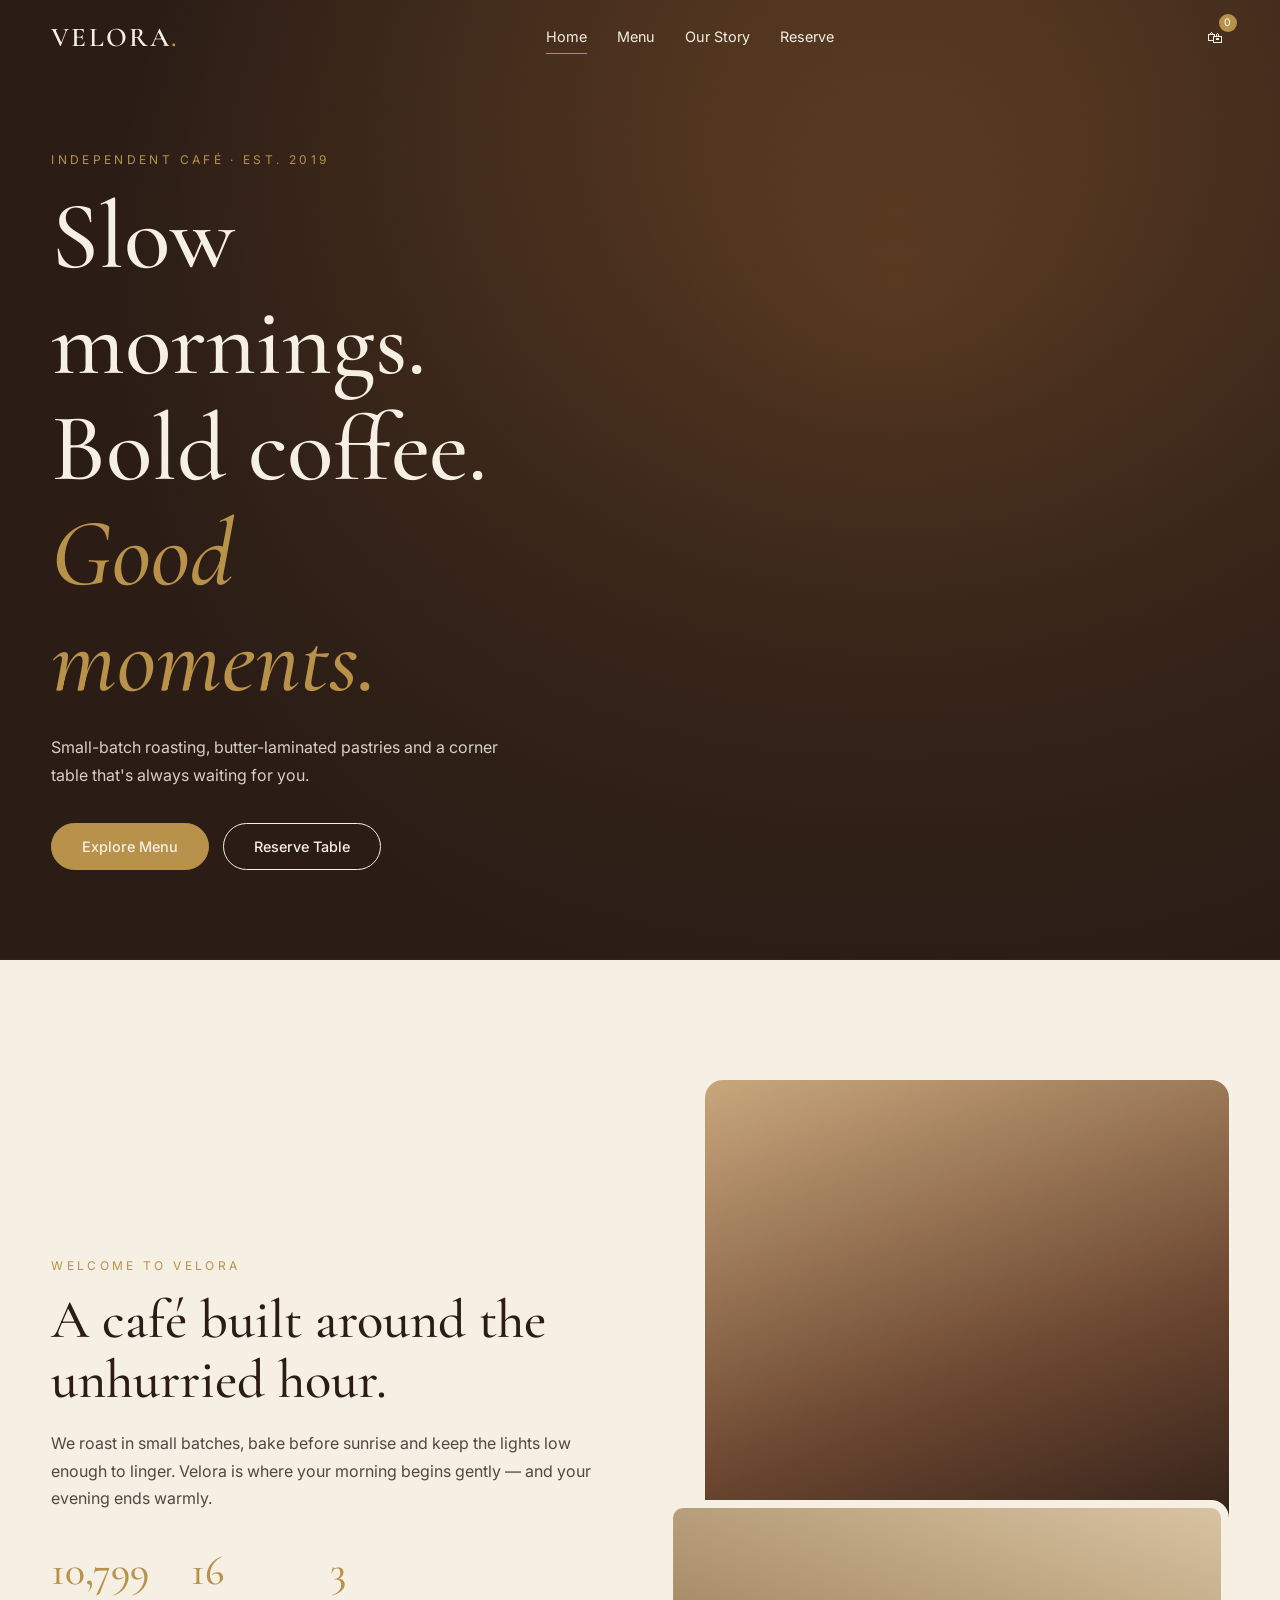
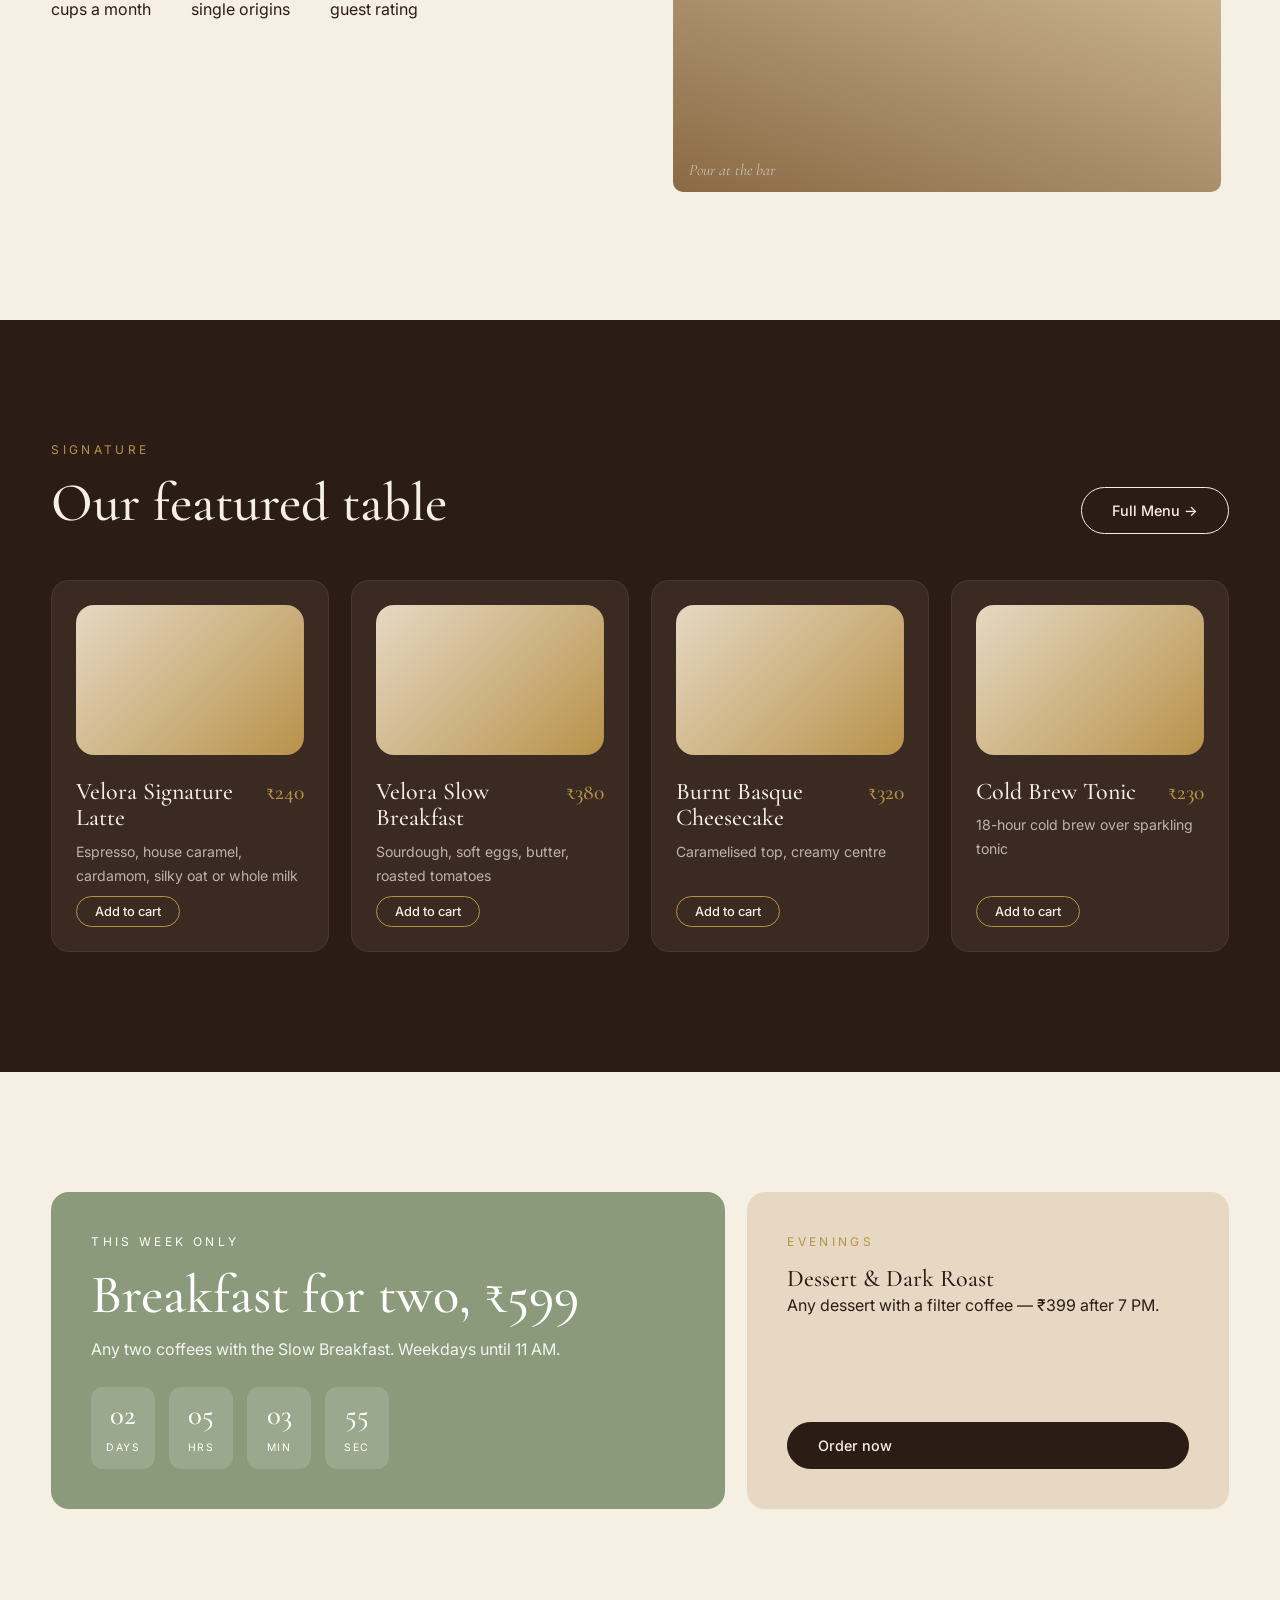
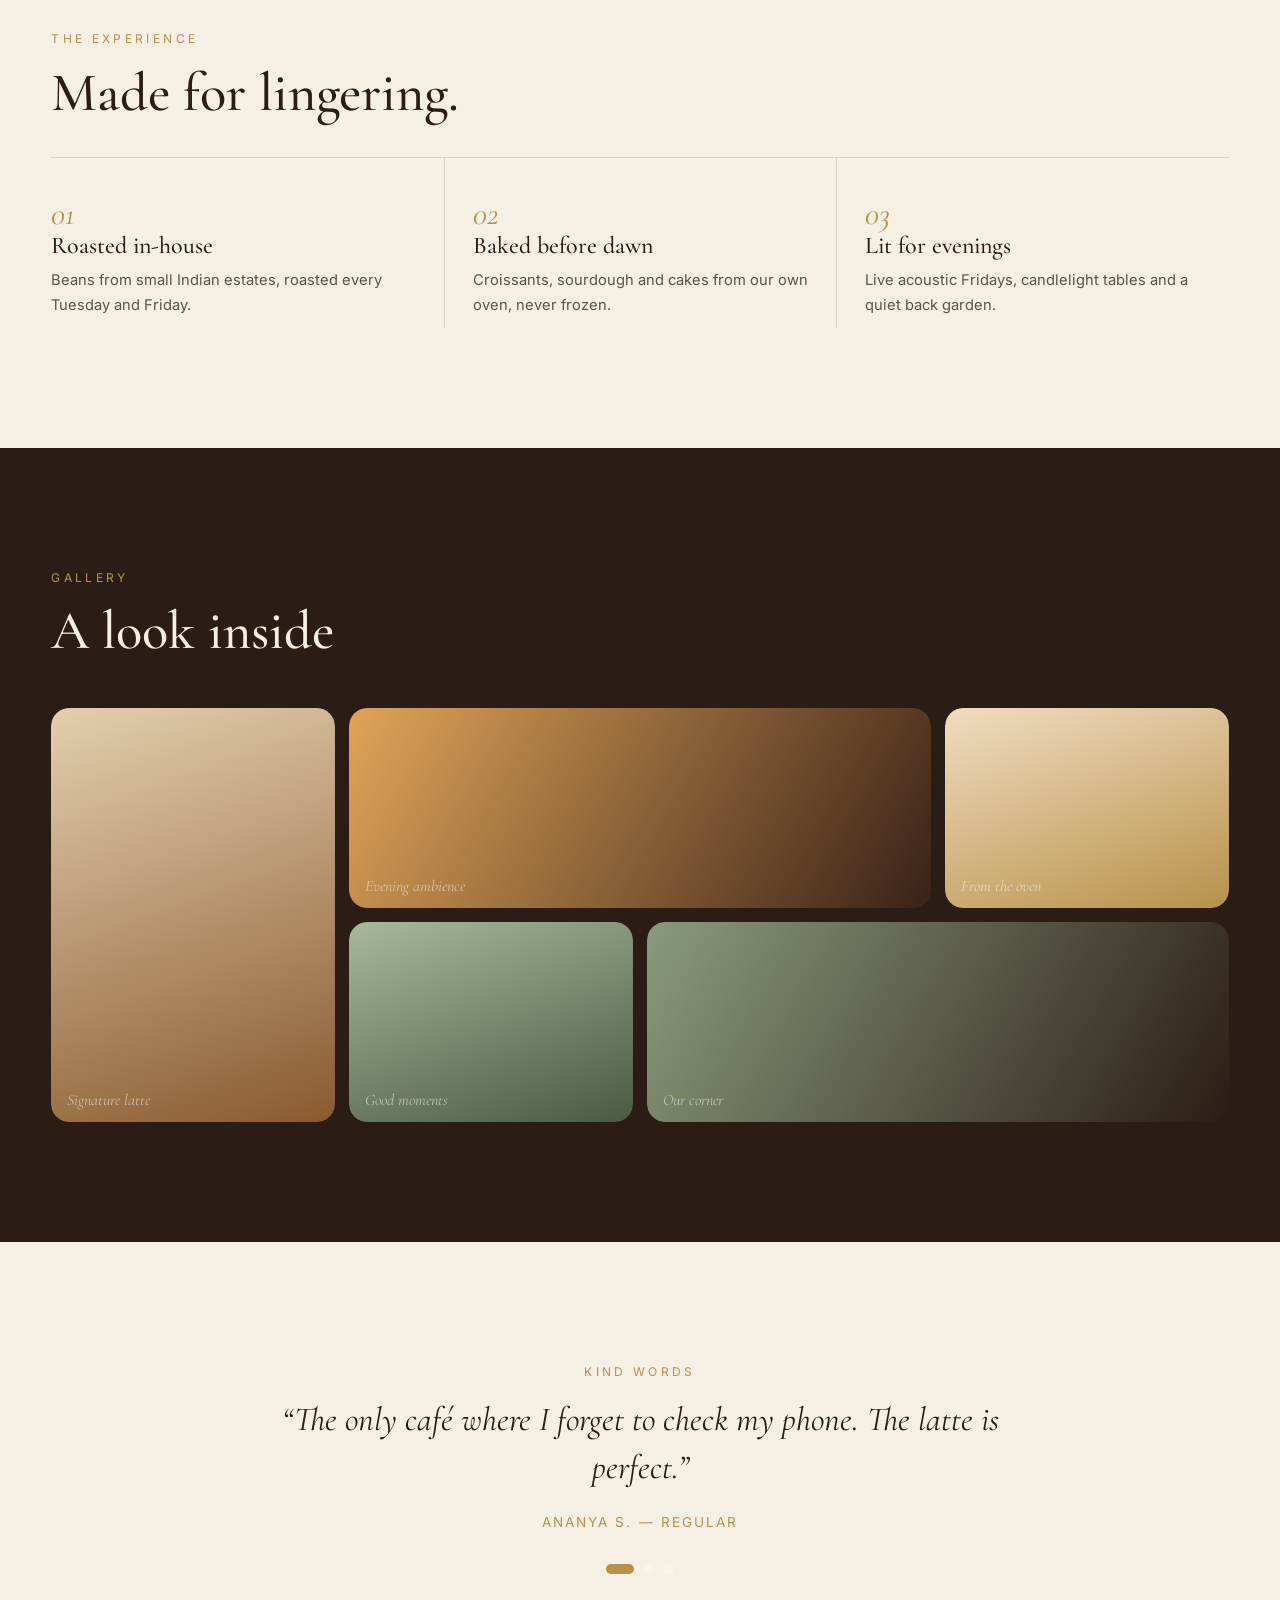
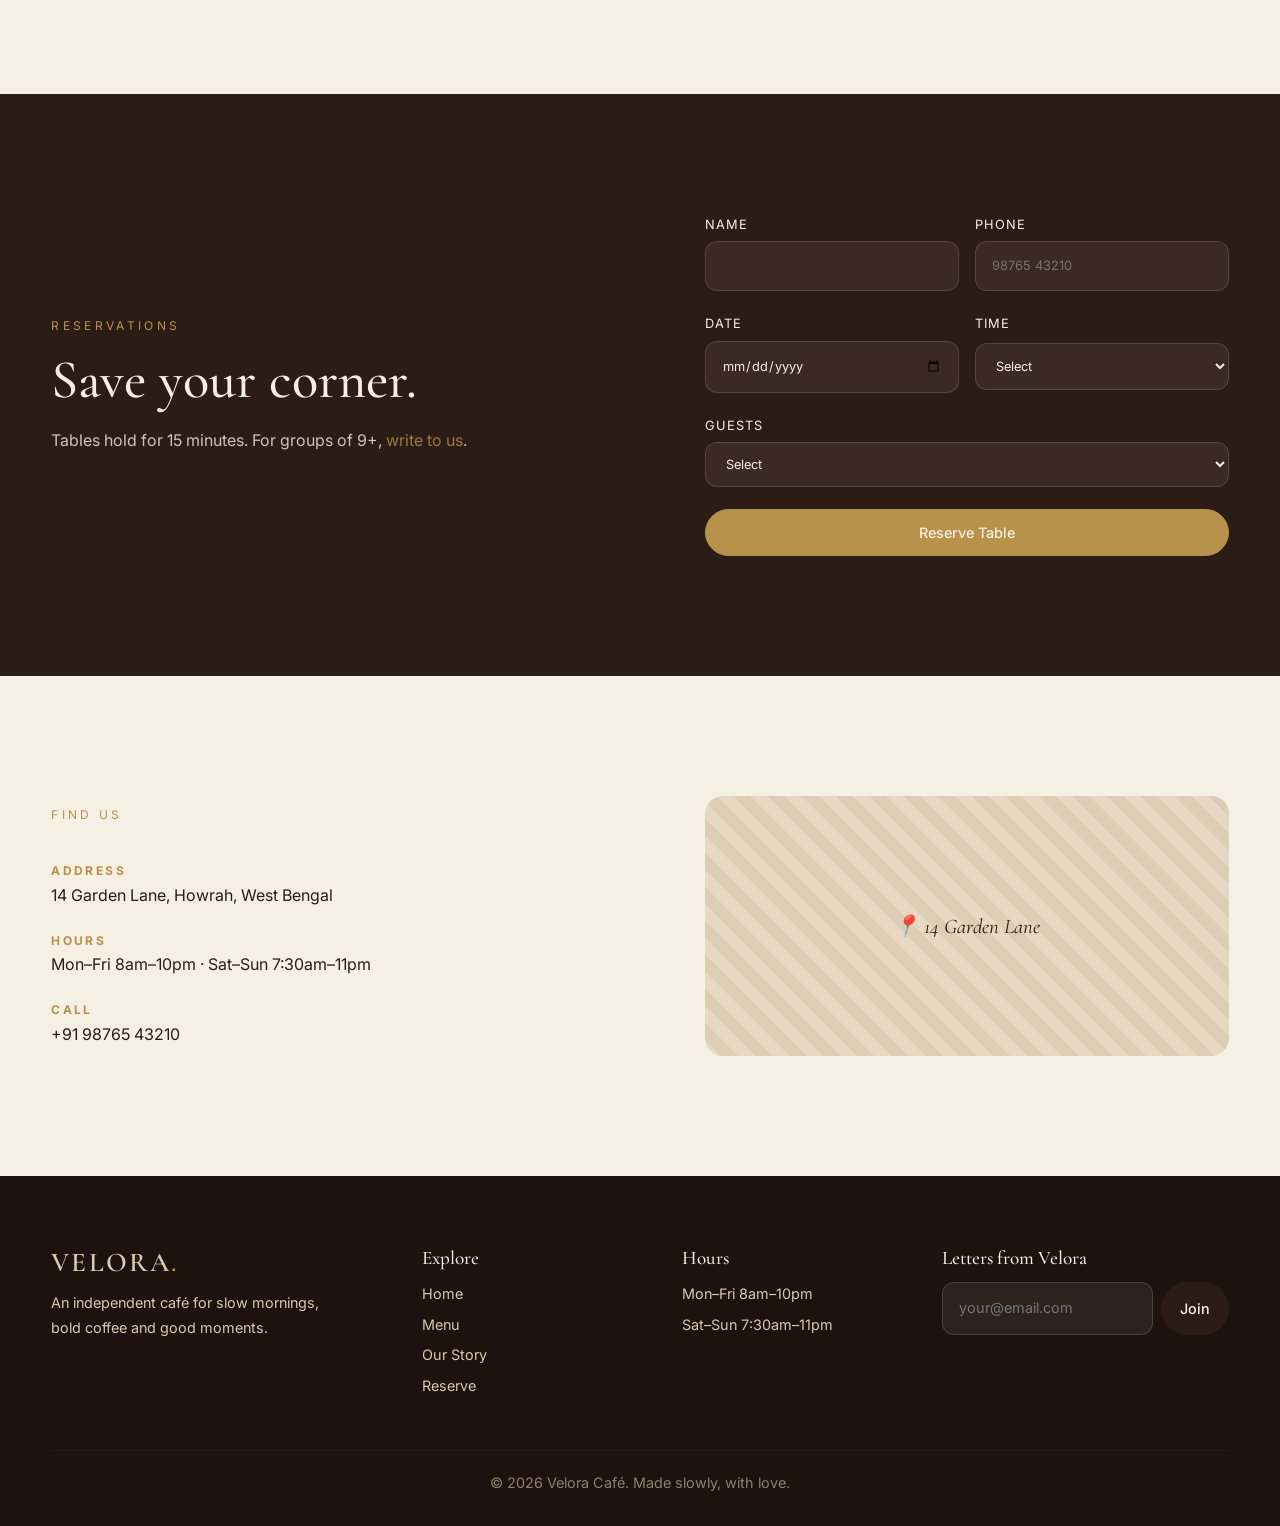
<file: index.html>
<!DOCTYPE html>
<html lang="en">
<head>
<meta charset="utf-8">
<meta name="viewport" content="width=device-width,initial-scale=1">
<title>Velora Café — Slow mornings, bold coffee</title>
<meta name="description" content="Velora Café, an independent café for slow mornings, bold coffee and good moments.">
<link rel="preconnect" href="https://fonts.googleapis.com">
<link rel="preconnect" href="https://fonts.gstatic.com" crossorigin>
<link href="https://fonts.googleapis.com/css2?family=Cormorant+Garamond:ital,wght@0,500;0,600;1,500&family=Inter:wght@400;500&display=swap" rel="stylesheet">
<link rel="stylesheet" href="styles.css">
</head>
<body>
<main>

<section class="hero" style="--img:url('https://images.unsplash.com/photo-1445116572660-236099ec97a0?auto=format&amp;fit=crop&amp;w=1800&amp;q=85')">
<div class="wrap">
<span class="eyebrow">Independent café · Est. 2019</span>
<h1>Slow mornings. Bold coffee. <em>Good moments.</em></h1>
<p>Small-batch roasting, butter-laminated pastries and a corner table that's always waiting for you.</p>
<div class="btns">
<a class="btn" href="menu.html">Explore Menu</a>
<a class="btn ghost" href="#reserve">Reserve Table</a>
</div>
</div>
</section>

<section id="about">
<div class="wrap split">
<div class="rv">
<span class="eyebrow">Welcome to Velora</span>
<h2>A café built around the unhurried hour.</h2>
<p style="margin-top:20px;opacity:.8">We roast in small batches, bake before sunrise and keep the lights low enough to linger. Velora is where your morning begins gently — and your evening ends warmly.</p>
<div class="stats">
<div><b data-n="12000" data-s="+">0</b>cups a month</div>
<div><b data-n="18">0</b>single origins</div>
<div><b data-n="4" data-s=".9★">0</b>guest rating</div>
</div>
</div>

<div class="rv">
<div class="ph" role="img" aria-label="Warm wood and plaster interior of Velora Café" data-cap="The main room" style="--img:url('https://images.unsplash.com/photo-1554118811-1e0d58224f24?auto=format&amp;fit=crop&amp;w=1200&amp;q=85');--g:linear-gradient(160deg,#c9a77c,#6b4630 60%,#2b1d16)"></div>
<div class="ph b" role="img" aria-label="Barista pouring a latte" data-cap="Pour at the bar" style="--img:url('https://images.unsplash.com/photo-1495474472287-4d71bcdd2085?auto=format&amp;fit=crop&amp;w=1200&amp;q=85');--g:linear-gradient(200deg,#d8c3a0,#8a6a45)"></div>
</div>
</div>
</section>

<section class="dark" id="featured-sec">
<div class="wrap">
<div class="head rv">
<div>
<span class="eyebrow">Signature</span>
<h2>Our featured table</h2>
</div>
<a class="btn ghost" href="menu.html">Full Menu →</a>
</div>
<div class="grid rv" id="featured"></div>
</div>
</section>

<section>
<div class="wrap">
<div class="offers rv">
<div class="offer">
<div>
<span class="eyebrow" style="color:#fff">This week only</span>
<h2>Breakfast for two, ₹599</h2>
<p style="margin-top:10px;opacity:.9">Any two coffees with the Slow Breakfast. Weekdays until 11 AM.</p>
</div>
<div class="count" id="countdown" role="timer" aria-label="Offer ends in"></div>
</div>

<div class="offer alt">
<div>
<span class="eyebrow">Evenings</span>
<h3>Dessert &amp; Dark Roast</h3>
<p>Any dessert with a filter coffee — ₹399 after 7 PM.</p>
</div>
<a class="btn" href="menu.html">Order now</a>
</div>
</div>
</div>
</section>

<section style="padding-top:0">
<div class="wrap">
<span class="eyebrow">The experience</span>
<h2 class="rv">Made for lingering.</h2>
<div class="exp rv" style="margin-top:34px">
<div>
<b>01</b>
<h3>Roasted in-house</h3>
<p>Beans from small Indian estates, roasted every Tuesday and Friday.</p>
</div>
<div>
<b>02</b>
<h3>Baked before dawn</h3>
<p>Croissants, sourdough and cakes from our own oven, never frozen.</p>
</div>
<div>
<b>03</b>
<h3>Lit for evenings</h3>
<p>Live acoustic Fridays, candlelight tables and a quiet back garden.</p>
</div>
</div>
</div>
</section>

<section class="dark">
<div class="wrap">
<div class="head rv">
<div>
<span class="eyebrow">Gallery</span>
<h2>A look inside</h2>
</div>
</div>

<div class="gal rv">

<button class="t" aria-label="View: signature latte">
<div class="ph" role="img" aria-label="Velora signature latte with caramel art" data-cap="Signature latte" style="--img:url('https://images.unsplash.com/photo-1570968915860-54d5c301fa9f?auto=format&amp;fit=crop&amp;w=1000&amp;q=85');--g:linear-gradient(160deg,#e3cfae,#8a5a2e)"></div>
</button>

<button class="w" aria-label="View: evening ambience">
<div class="ph" role="img" aria-label="Velora Café glowing in the evening" data-cap="Evening ambience" style="--img:url('https://images.unsplash.com/photo-1517248135467-4c7edcad34c4?auto=format&amp;fit=crop&amp;w=1400&amp;q=85');--g:linear-gradient(120deg,#e0a458,#3a2218)"></div>
</button>

<button aria-label="View: desserts">
<div class="ph" role="img" aria-label="Basque cheesecake and croissants" data-cap="From the oven" style="--img:url('https://images.unsplash.com/photo-1488477181946-6428a0291777?auto=format&amp;fit=crop&amp;w=1000&amp;q=85');--g:linear-gradient(160deg,#f0dcc0,#b8924a)"></div>
</button>

<button aria-label="View: guests">
<div class="ph" role="img" aria-label="Friends laughing over coffee" data-cap="Good moments" style="--img:url('https://images.unsplash.com/photo-1521017432531-fbd92d768814?auto=format&amp;fit=crop&amp;w=1000&amp;q=85');--g:linear-gradient(160deg,#a9b79a,#4b5a43)"></div>
</button>

<button class="w" aria-label="View: exterior">
<div class="ph" role="img" aria-label="Velora Café street frontage with green awning" data-cap="Our corner" style="--img:url('https://images.unsplash.com/photo-1445116572660-236099ec97a0?auto=format&amp;fit=crop&amp;w=1400&amp;q=85');--g:linear-gradient(120deg,#8a9a7b,#2b1d16)"></div>
</button>

</div>
</div>

<dialog id="lb" aria-label="Image viewer">
<button class="x" id="lbX" aria-label="Close">✕</button>
<div class="ph" id="lbImg" role="img"></div>
</dialog>
</section>

<section>
<div class="wrap slider rv">
<span class="eyebrow">Kind words</span>
<div aria-live="polite">
<div class="slide">
<p>“The only café where I forget to check my phone. The latte is perfect.”</p>
<cite>Ananya S. — Regular</cite>
</div>
<div class="slide">
<p>“Best croissant in the city, and the evening lighting is unreal.”</p>
<cite>Rohan M. — Food blogger</cite>
</div>
<div class="slide">
<p>“We held our anniversary dinner here. Warm, unfussy, unforgettable.”</p>
<cite>Priya &amp; Dev</cite>
</div>
</div>
<div class="dots" id="dots"></div>
</div>
</section>

<section class="dark" id="reserve">
<div class="wrap split">
<div class="rv">
<span class="eyebrow">Reservations</span>
<h2>Save your corner.</h2>
<p style="margin-top:16px;opacity:.8">Tables hold for 15 minutes. For groups of 9+, <a href="contact.html" style="color:var(--gold)">write to us</a>.</p>
</div>

<div class="rv">
<form data-form novalidate aria-label="Reservation">
<div class="row">
<label>Name
<input name="n" required autocomplete="name">
<span class="err" aria-live="polite"></span>
</label>
<label>Phone
<input name="p" type="tel" required autocomplete="tel" placeholder="98765 43210">
<span class="err" aria-live="polite"></span>
</label>
</div>

<div class="row">
<label>Date
<input id="date" type="date" required>
<span class="err" aria-live="polite"></span>
</label>
<label>Time
<select required>
<option value="">Select</option>
<option>8:00 AM</option>
<option>11:00 AM</option>
<option>1:00 PM</option>
<option>5:00 PM</option>
<option>7:30 PM</option>
<option>9:00 PM</option>
</select>
<span class="err" aria-live="polite"></span>
</label>
</div>

<label>Guests
<select required>
<option value="">Select</option>
<option>1–2</option>
<option>3–4</option>
<option>5–8</option>
</select>
<span class="err" aria-live="polite"></span>
</label>

<button class="btn" style="background:var(--gold);border-color:var(--gold)">Reserve Table</button>
</form>

<div class="ok" tabindex="-1" role="status">Your table is reserved. A confirmation will reach you shortly — see you at Velora.</div>
</div>
</div>
</section>

<section>
<div class="wrap split">
<div class="info rv">
<span class="eyebrow">Find us</span>
<div><b>Address</b>14 Garden Lane, Howrah, West Bengal</div>
<div><b>Hours</b>Mon–Fri 8am–10pm · Sat–Sun 7:30am–11pm</div>
<div><b>Call</b>+91 98765 43210</div>
</div>
<div class="map rv" role="img" aria-label="Map placeholder">📍 14 Garden Lane</div>
</div>
</section>

</main>
<script src="script.js"></script>
</body>
</html>
</file>
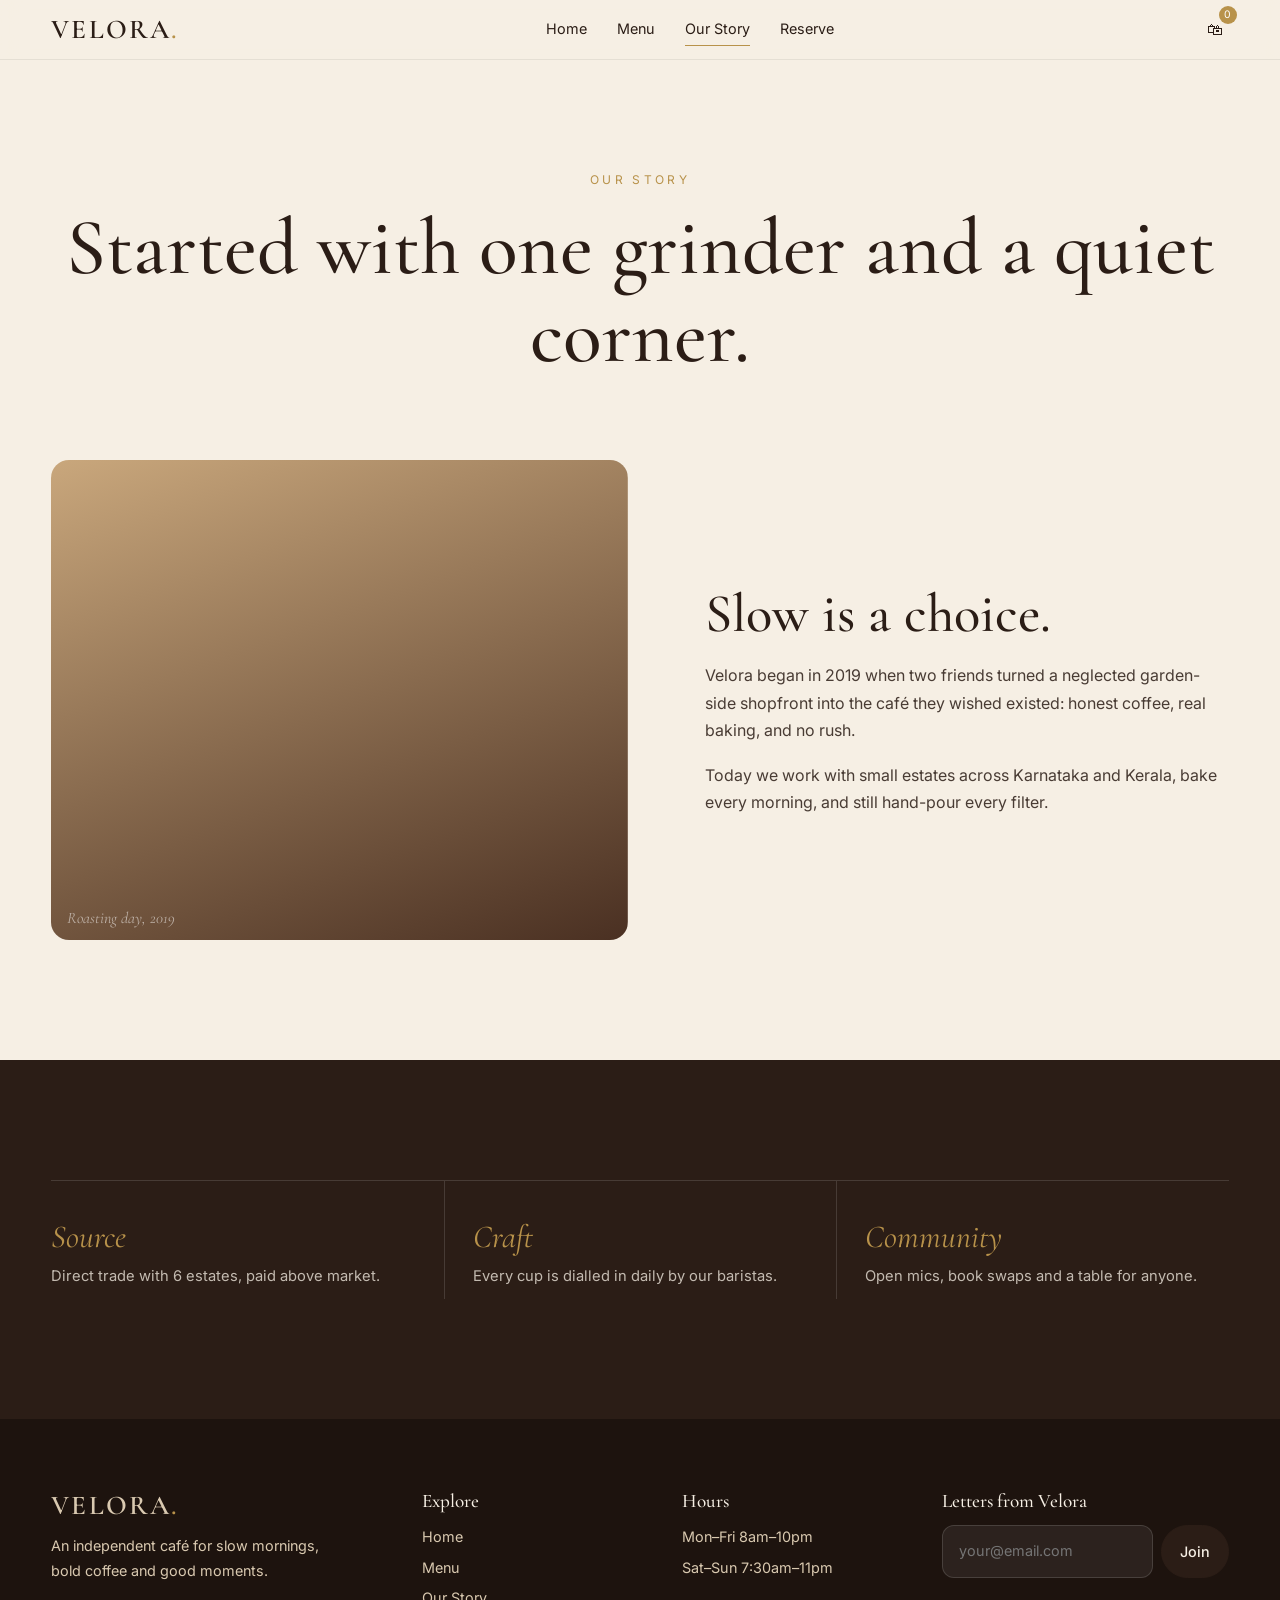
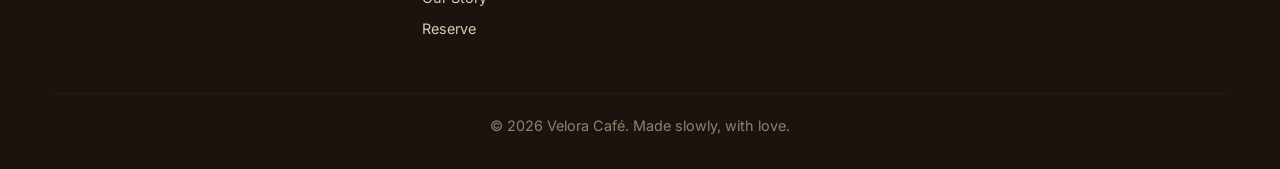
<file: about.html>
<!DOCTYPE html>
<html lang="en">
<head>
<meta charset="utf-8">
<meta name="viewport" content="width=device-width,initial-scale=1">
<title>Our Story — Velora Café</title>
<meta name="description" content="The story behind Velora Café.">
<link rel="preconnect" href="https://fonts.googleapis.com">
<link rel="preconnect" href="https://fonts.gstatic.com" crossorigin>
<link href="https://fonts.googleapis.com/css2?family=Cormorant+Garamond:ital,wght@0,500;0,600;1,500&family=Inter:wght@400;500&display=swap" rel="stylesheet">
<link rel="stylesheet" href="styles.css">
</head>
<body>

<main>
  <div class="page-top wrap">
    <span class="eyebrow">Our story</span>
    <h1 style="font-size:clamp(2.6rem,7vw,5rem)">Started with one grinder and a quiet corner.</h1>
  </div>

  <section style="padding-top:20px">
    <div class="wrap split">
      <div class="ph rv"
           role="img"
           aria-label="Founders roasting beans"
           data-cap="Roasting day, 2019"
           style="--img:url('https://images.unsplash.com/photo-1442512595331-e89e73853f31?auto=format&fit=crop&w=1200&q=85');--g:linear-gradient(160deg,#c9a77c,#4a3022)">
      </div>

      <div class="rv">
        <h2>Slow is a choice.</h2>
        <p style="margin:18px 0;opacity:.85">Velora began in 2019 when two friends turned a neglected garden-side shopfront into the café they wished existed: honest coffee, real baking, and no rush.</p>
        <p style="opacity:.85">Today we work with small estates across Karnataka and Kerala, bake every morning, and still hand-pour every filter.</p>
      </div>
    </div>
  </section>

  <section class="dark">
    <div class="wrap">
      <div class="exp rv" style="border-color:#fff2">
        <div>
          <b>Source</b>
          <p>Direct trade with 6 estates, paid above market.</p>
        </div>
        <div style="border-color:#fff2">
          <b>Craft</b>
          <p>Every cup is dialled in daily by our baristas.</p>
        </div>
        <div style="border-color:#fff2">
          <b>Community</b>
          <p>Open mics, book swaps and a table for anyone.</p>
        </div>
      </div>
    </div>
  </section>
</main>

<script src="script.js"></script>
</body>
</html>
</file>
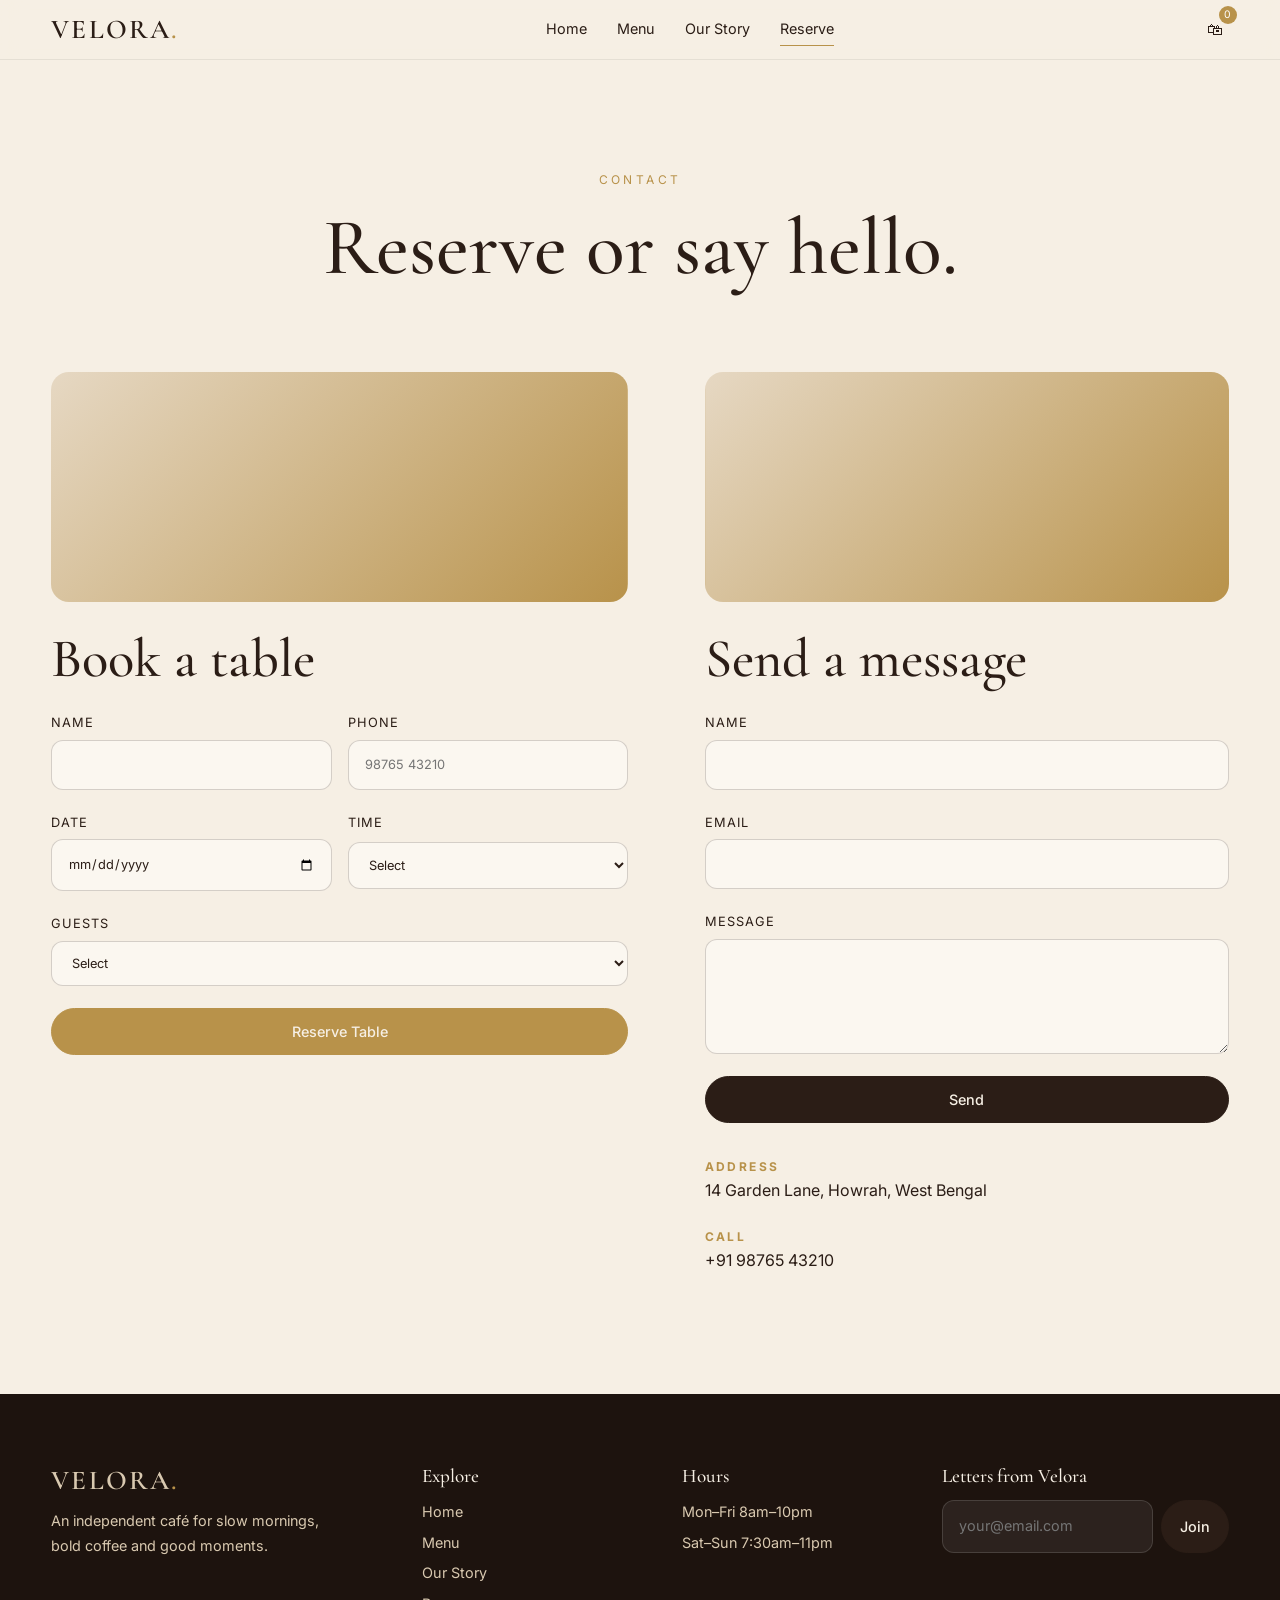
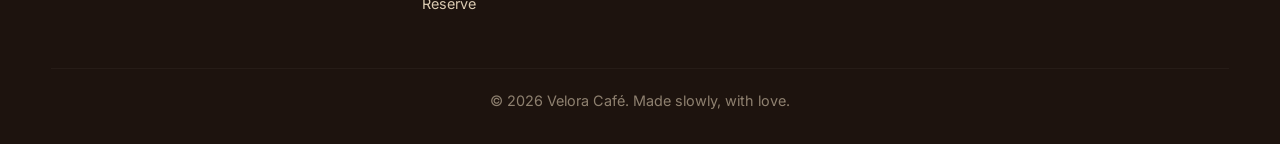
<file: contact.html>
<!DOCTYPE html>
<html lang="en">
<head>
<meta charset="utf-8">
<meta name="viewport" content="width=device-width,initial-scale=1">
<title>Contact & Reservation — Velora Café</title>
<meta name="description" content="Reserve a table or get in touch with Velora Café.">
<link rel="preconnect" href="https://fonts.googleapis.com">
<link rel="preconnect" href="https://fonts.gstatic.com" crossorigin>
<link href="https://fonts.googleapis.com/css2?family=Cormorant+Garamond:ital,wght@0,500;0,600;1,500&family=Inter:wght@400;500&display=swap" rel="stylesheet">
<link rel="stylesheet" href="styles.css">
</head>
<body>

<main>
  <div class="page-top wrap">
    <span class="eyebrow">Contact</span>
    <h1 style="font-size:clamp(2.6rem,7vw,5rem)">Reserve or say hello.</h1>
  </div>

  <section style="padding-top:20px">
    <div class="wrap split" style="align-items:start">

      <div class="rv">
        <div class="ph" role="img" aria-label="Warm and inviting café interior"
             style="--img:url('https://images.unsplash.com/photo-1554118811-1e0d58224f24?auto=format&fit=crop&w=1200&q=85');min-height:230px;margin-bottom:28px">
        </div>

        <h2 style="margin-bottom:22px">Book a table</h2>
        <form data-form novalidate aria-label="Reservation">
          <div class="row">
            <label>Name<input name="n" required autocomplete="name"><span class="err" aria-live="polite"></span></label>
            <label>Phone<input name="p" type="tel" required autocomplete="tel" placeholder="98765 43210"><span class="err" aria-live="polite"></span></label>
          </div>
          <div class="row">
            <label>Date<input id="date" type="date" required><span class="err" aria-live="polite"></span></label>
            <label>Time<select required><option value="">Select</option><option>8:00 AM</option><option>11:00 AM</option><option>1:00 PM</option><option>5:00 PM</option><option>7:30 PM</option><option>9:00 PM</option></select><span class="err" aria-live="polite"></span></label>
          </div>
          <label>Guests<select required><option value="">Select</option><option>1–2</option><option>3–4</option><option>5–8</option></select><span class="err" aria-live="polite"></span></label>
          <button class="btn" style="background:var(--gold);border-color:var(--gold)">Reserve Table</button>
        </form>
        <div class="ok" tabindex="-1" role="status">Your table is reserved. A confirmation will reach you shortly — see you at Velora.</div>
      </div>

      <div class="rv">
        <div class="ph" role="img" aria-label="Coffee and café table"
             style="--img:url('https://images.unsplash.com/photo-1445116572660-236099ec97a0?auto=format&fit=crop&w=1200&q=85');min-height:230px;margin-bottom:28px">
        </div>

        <h2 style="margin-bottom:22px">Send a message</h2>
        <div>
          <form data-form novalidate aria-label="Contact">
            <label>Name<input required autocomplete="name"><span class="err" aria-live="polite"></span></label>
            <label>Email<input type="email" required autocomplete="email"><span class="err" aria-live="polite"></span></label>
            <label>Message<textarea rows="4" required></textarea><span class="err" aria-live="polite"></span></label>
            <button class="btn">Send</button>
          </form>
          <div class="ok" tabindex="-1" role="status">Thank you — your message is on its way to our team.</div>
        </div>

        <div class="info" style="margin-top:34px">
          <div><b>Address</b>14 Garden Lane, Howrah, West Bengal</div>
          <div><b>Call</b>+91 98765 43210</div>
        </div>
      </div>

    </div>
  </section>
</main>

<script src="script.js"></script>
</body>
</html>
</file>
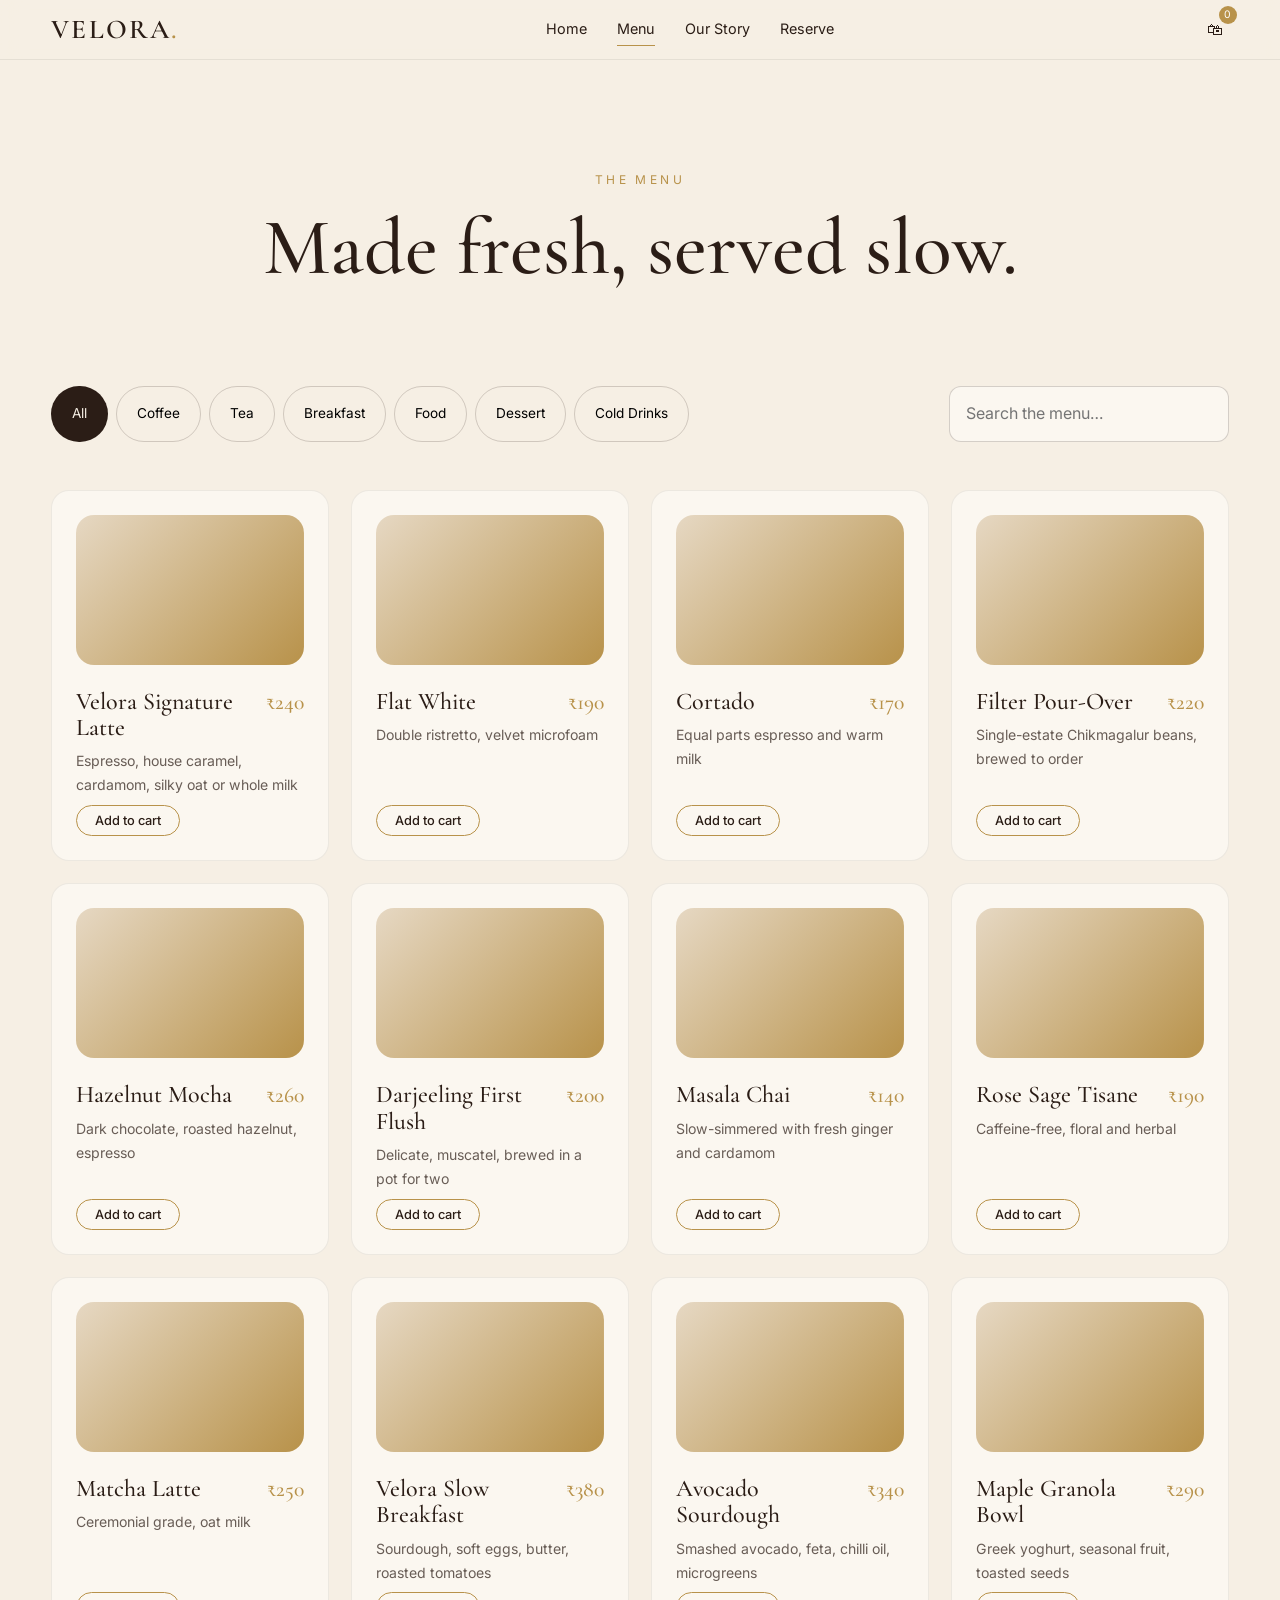
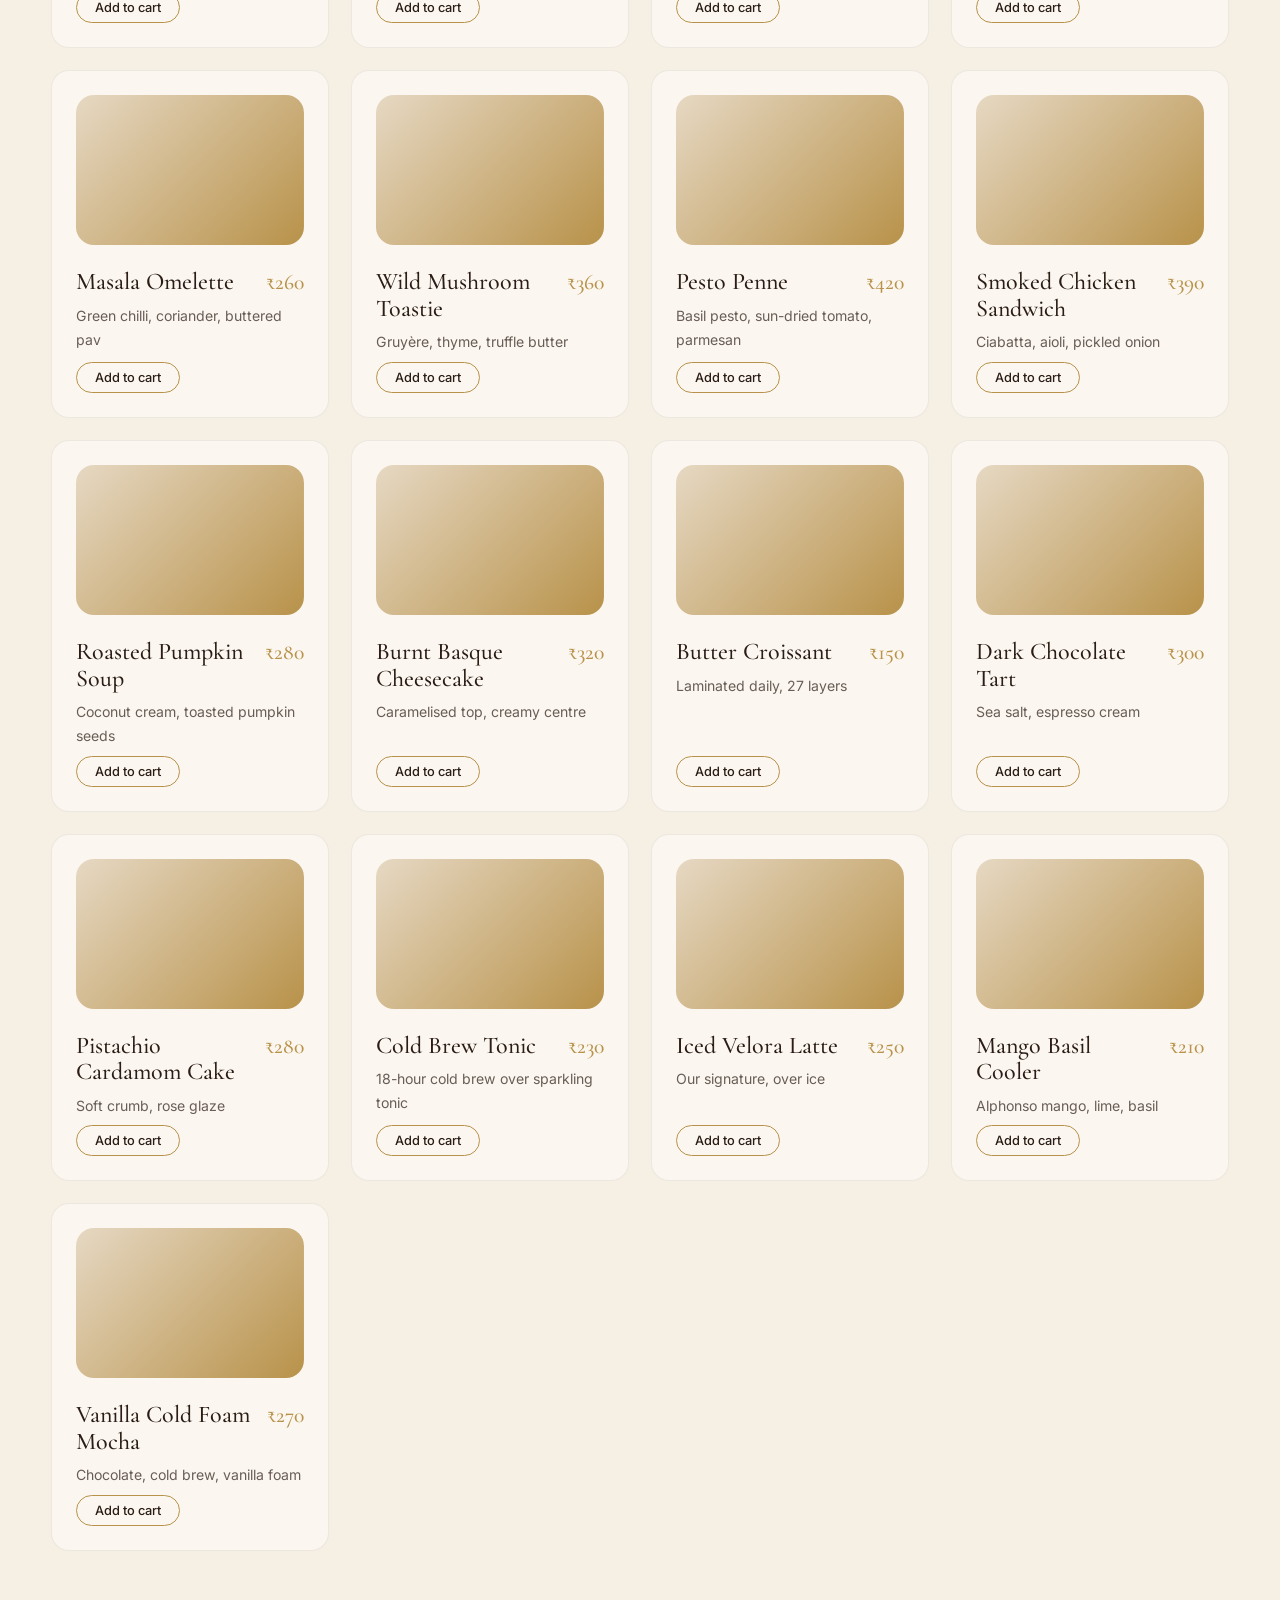
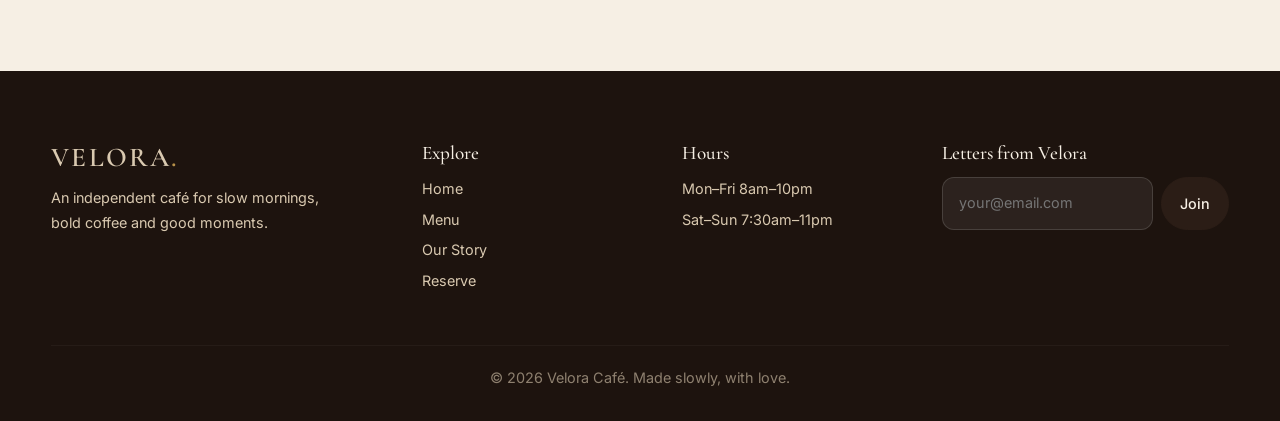
<file: menu.html>
<!DOCTYPE html><html lang="en"><head><meta charset="utf-8"><meta name="viewport" content="width=device-width,initial-scale=1"><title>Menu — Velora Café</title><meta name="description" content="Coffee, tea, breakfast, food, desserts and cold drinks at Velora Café."><link rel="preconnect" href="https://fonts.googleapis.com"><link rel="preconnect" href="https://fonts.gstatic.com" crossorigin><link href="https://fonts.googleapis.com/css2?family=Cormorant+Garamond:ital,wght@0,500;0,600;1,500&family=Inter:wght@400;500&display=swap" rel="stylesheet"><link rel="stylesheet" href="styles.css"></head><body>
<main><div class="page-top wrap"><span class="eyebrow">The menu</span><h1 style="font-size:clamp(2.6rem,7vw,5rem)">Made fresh, served slow.</h1></div>
<section style="padding-top:20px"><div class="wrap"><div class="tools"><div class="tabs" id="tabs" role="group" aria-label="Categories"></div><label class="sr" style="position:absolute;left:-9999px" for="search">Search menu</label><input id="search" type="search" placeholder="Search the menu…"></div><div class="grid" id="menuGrid" aria-live="polite"></div></div></section></main>
<script src="script.js"></script></body></html>
</file>
<file: styles.css>
:root{--cream:#f6efe4;--paper:#fbf7f0;--esp:#2b1d16;--mocha:#5a4030;--beige:#e6d8c3;--sage:#8a9a7b;--gold:#b8924a;--r:18px;--serif:'Cormorant Garamond',Georgia,serif;--sans:'Inter',system-ui,sans-serif}
*{box-sizing:border-box;margin:0;padding:0}
html{scroll-behavior:smooth}
body{font:400 16px/1.7 var(--sans);background:var(--cream);color:var(--esp);overflow-x:hidden}
img{max-width:100%;display:block}
a{color:inherit;text-decoration:none}
:focus-visible{outline:2px solid var(--gold);outline-offset:3px}
h1,h2,h3{font-family:var(--serif);font-weight:500;line-height:1.1}
h1{font-size:clamp(2.8rem,8vw,6rem)}h2{font-size:clamp(2rem,4.5vw,3.4rem)}h3{font-size:1.5rem}
.wrap{width:min(1180px,92%);margin:auto}
section{padding:clamp(64px,10vw,120px) 0}
.eyebrow{font-size:.75rem;letter-spacing:.28em;text-transform:uppercase;color:var(--gold);display:block;margin-bottom:14px}
.btn{display:inline-block;padding:14px 30px;border-radius:50px;border:1px solid var(--esp);background:var(--esp);color:var(--cream);font:500 .9rem var(--sans);cursor:pointer;transition:.3s}
.btn:hover{background:var(--gold);border-color:var(--gold);transform:translateY(-2px)}
.btn.ghost{background:transparent;color:inherit;border-color:currentColor}
.btn.ghost:hover{background:var(--cream);color:var(--esp)}

/* FIXED: fallbacks added so the background is never invalidated when --img or --g is missing */
.ph{
  background:var(--img, none), var(--g, linear-gradient(135deg,#e6d8c3,#b8924a));
  background-size:cover;
  background-position:center;
  border-radius:var(--r);
  min-height:260px;
  position:relative;
  overflow:hidden;
}
.ph::after{content:attr(data-cap);position:absolute;left:16px;bottom:12px;font:italic 1rem var(--serif);color:#fff8;pointer-events:none}

/* header */
.hdr{position:fixed;inset:0 0 auto;z-index:50;padding:18px 0;transition:.4s;color:var(--cream)}
.hdr.solid,.light .hdr{background:#f6efe4ee;backdrop-filter:blur(12px);color:var(--esp);padding:10px 0;box-shadow:0 1px 0 #0001}
.hdr .wrap{display:flex;align-items:center;justify-content:space-between}
.logo{font:600 1.7rem var(--serif);letter-spacing:.08em}.logo span{color:var(--gold)}
.nav{display:flex;gap:30px;align-items:center;font-size:.9rem}
.nav a{position:relative;padding:4px 0}
.nav a::after{content:"";position:absolute;left:0;bottom:0;height:1px;width:0;background:var(--gold);transition:.3s}
.nav a:hover::after,.nav a[aria-current]::after{width:100%}
.icon-btn{background:none;border:0;color:inherit;font:inherit;cursor:pointer;position:relative;padding:6px}
.badge{position:absolute;top:-4px;right:-8px;background:var(--gold);color:#fff;border-radius:50%;font-size:.65rem;min-width:18px;height:18px;display:grid;place-items:center}
.burger{display:none}
@media(max-width:820px){.burger{display:block}.nav{position:fixed;inset:0 0 0 30%;background:var(--esp);color:var(--cream);flex-direction:column;justify-content:center;gap:28px;font-size:1.3rem;transform:translateX(100%);transition:.4s;visibility:hidden}.nav.open{transform:none;visibility:visible}}

/* hero (FIXED: fallback on --img) */
.hero{
  min-height:100svh;
  display:grid;
  align-items:end;
  color:var(--cream);
  padding:0;
  background:
    linear-gradient(180deg,#2b1d1655,#2b1d16ee),
    var(--img, none),
    radial-gradient(circle at 70% 30%,#8a5a2e,#2b1d16 70%);
  background-size:cover;
  background-position:center;
}
.hero .wrap{padding:150px 0 90px}
.hero h1{max-width:11ch;animation:rise 1.2s both}.hero h1 em{color:var(--gold);font-style:italic}
.hero p{max-width:46ch;margin:22px 0 34px;opacity:.85}
.hero .btns{display:flex;gap:14px;flex-wrap:wrap}
.hero .btn:first-child{background:var(--gold);border-color:var(--gold)}
@keyframes rise{from{opacity:0;transform:translateY(30px)}}

/* intro */
.split{display:grid;grid-template-columns:1.1fr 1fr;gap:clamp(30px,6vw,90px);align-items:center}
.split .ph{min-height:480px}.split .ph.b{min-height:300px;margin:-60px 0 0 -40px;border:8px solid var(--cream)}
.stats{display:flex;gap:40px;margin-top:34px;flex-wrap:wrap}.stats b{display:block;font:500 2.6rem var(--serif);color:var(--gold)}
@media(max-width:820px){.split{grid-template-columns:1fr}.split .ph.b{margin:-40px 0 0 20px}}

/* menu cards */
.dark{background:var(--esp);color:var(--cream)}
.head{display:flex;justify-content:space-between;align-items:end;gap:20px;flex-wrap:wrap;margin-bottom:46px}
.grid{display:grid;grid-template-columns:repeat(auto-fill,minmax(270px,1fr));gap:22px}
.item{background:var(--paper);border-radius:var(--r);padding:24px;display:flex;flex-direction:column;gap:8px;border:1px solid #2b1d1612;transition:.3s}
.item:hover{transform:translateY(-4px);box-shadow:0 18px 40px #2b1d1618}
.dark .item{background:#3a2a21;border-color:#fff1}
.item .top{display:flex;justify-content:space-between;gap:10px;font:500 1.35rem var(--serif)}
.item .price{color:var(--gold);white-space:nowrap}
.item p{font-size:.88rem;opacity:.7;flex:1}
.item .add{align-self:flex-start;background:none;border:1px solid var(--gold);color:inherit;padding:7px 18px;border-radius:40px;cursor:pointer;font:500 .8rem var(--sans);transition:.3s}
.item .add:hover{background:var(--gold);color:#fff}

/* offers */
.offers{display:grid;grid-template-columns:1.4fr 1fr;gap:22px}
.offer{border-radius:var(--r);padding:40px;background:var(--sage);color:#fff;display:flex;flex-direction:column;justify-content:space-between;gap:24px;min-height:300px}
.offer.alt{background:var(--beige);color:var(--esp)}
.count{display:flex;gap:14px}.count div{text-align:center;background:#fff2;border-radius:12px;padding:10px 14px;min-width:64px}.count b{display:block;font:500 1.8rem var(--serif)}.count small{font-size:.65rem;letter-spacing:.15em;text-transform:uppercase}
@media(max-width:820px){.offers{grid-template-columns:1fr}}

/* experience */
.exp{display:grid;grid-template-columns:repeat(3,1fr);gap:0;border-top:1px solid #2b1d1625}
.exp div{padding:36px 28px 10px 0}.exp div+div{padding-left:28px;border-left:1px solid #2b1d1625}.exp b{font:italic 2rem var(--serif);color:var(--gold)}
.exp p{opacity:.75;font-size:.92rem;margin-top:8px}
@media(max-width:820px){.exp{grid-template-columns:1fr}.exp div+div{border:0;padding-left:0}}

/* gallery */
.gal{display:grid;grid-template-columns:repeat(4,1fr);grid-auto-rows:200px;gap:14px}
.gal button{border:0;padding:0;cursor:zoom-in;background:none;border-radius:var(--r);overflow:hidden}
.gal .ph{height:100%;min-height:0;transition:transform .6s}.gal button:hover .ph{transform:scale(1.06)}
.gal .t{grid-row:span 2}.gal .w{grid-column:span 2}
@media(max-width:820px){.gal{grid-template-columns:1fr 1fr}}
dialog{border:0;background:none;max-width:92vw;margin:auto}dialog::backdrop{background:#1a100bd9}
dialog .ph{width:min(900px,92vw);height:70vh}
dialog .x{position:absolute;top:10px;right:10px;z-index:2;background:var(--cream);border:0;border-radius:50%;width:40px;height:40px;cursor:pointer;font-size:1.2rem}

/* reviews */
.slider{max-width:760px;margin:auto;text-align:center}
.slide{display:none}.slide.on{display:block;animation:rise .7s}
.slide p{font:italic clamp(1.4rem,3vw,2.1rem)/1.4 var(--serif)}.slide cite{display:block;margin-top:20px;font-style:normal;font-size:.85rem;letter-spacing:.15em;text-transform:uppercase;color:var(--gold)}
.dots{display:flex;gap:10px;justify-content:center;margin-top:30px}.dots button{width:10px;height:10px;border-radius:50%;border:0;background:#fff4;cursor:pointer}.dots .on{background:var(--gold);width:28px;border-radius:10px}

/* forms */
form{display:grid;gap:16px}
.row{display:grid;grid-template-columns:1fr 1fr;gap:16px}
@media(max-width:600px){.row{grid-template-columns:1fr}}
label{font-size:.8rem;letter-spacing:.08em;text-transform:uppercase;display:grid;gap:6px}
input,select,textarea{font:inherit;padding:13px 16px;border-radius:12px;border:1px solid #2b1d1630;background:var(--paper);color:var(--esp);width:100%}
.dark input,.dark select,.dark textarea{background:#3a2a21;border-color:#fff2;color:var(--cream)}
input[aria-invalid=true],select[aria-invalid=true],textarea[aria-invalid=true]{border-color:#c0533a}
.err{color:#e0836b;font-size:.75rem;text-transform:none;letter-spacing:0;min-height:0}
.ok{display:none;padding:22px;border-radius:var(--r);background:var(--sage);color:#fff;font:1.3rem var(--serif)}
.ok.show{display:block;animation:rise .6s}
.info{display:grid;gap:22px;align-content:start}.info b{display:block;color:var(--gold);font-size:.75rem;letter-spacing:.2em;text-transform:uppercase}
.map{min-height:260px;background:repeating-linear-gradient(45deg,#e6d8c3,#e6d8c3 12px,#dccdb5 12px,#dccdb5 24px);display:grid;place-items:center;border-radius:var(--r);font:italic 1.3rem var(--serif)}
.page-top{padding:170px 0 60px;text-align:center}

/* footer */
.ftr{background:#1d130e;color:#d9c9b0;padding:70px 0 30px;font-size:.9rem}
.fgrid{display:grid;grid-template-columns:1.5fr 1fr 1fr 1.3fr;gap:40px}
.ftr h4{font:500 1.2rem var(--serif);color:var(--cream);margin-bottom:12px}.ftr li{list-style:none;margin:6px 0}.ftr a:hover{color:var(--gold)}
.news{display:flex;gap:8px}.news input{background:#fff1;border-color:#fff2;color:#fff}
.copy{margin-top:46px;padding-top:20px;border-top:1px solid #fff1;text-align:center;opacity:.6}
@media(max-width:820px){.fgrid{grid-template-columns:1fr 1fr}}

/* menu page */
.tools{display:flex;gap:16px;flex-wrap:wrap;justify-content:space-between;margin-bottom:34px;position:sticky;top:62px;z-index:10;background:var(--cream);padding:14px 0}
.tabs{display:flex;gap:8px;flex-wrap:wrap}.tabs button{padding:8px 20px;border-radius:40px;border:1px solid #2b1d1630;background:none;cursor:pointer;font:inherit;font-size:.85rem}
.tabs .on{background:var(--esp);color:var(--cream)}
.tools input{max-width:280px}
.empty{grid-column:1/-1;text-align:center;opacity:.6;padding:40px}

/* cart */
.cart{position:fixed;top:0;right:0;bottom:0;width:min(420px,100%);background:var(--paper);z-index:100;transform:translateX(105%);transition:.4s;display:flex;flex-direction:column;box-shadow:-20px 0 60px #0004;visibility:hidden}
.cart.open{transform:none;visibility:visible}
.cart header,.cart footer{padding:22px 26px}.cart header{display:flex;justify-content:space-between;align-items:center;border-bottom:1px solid #2b1d1618}
.cart ul{flex:1;overflow:auto;padding:10px 26px;list-style:none}
.cart li{display:grid;grid-template-columns:1fr auto;gap:4px 12px;padding:14px 0;border-bottom:1px solid #2b1d1610}
.qty{display:flex;align-items:center;gap:10px}.qty button{width:28px;height:28px;border-radius:50%;border:1px solid #2b1d1630;background:none;cursor:pointer}
.rm{background:none;border:0;color:#a5503a;cursor:pointer;font-size:.8rem;text-decoration:underline}
.tot{display:flex;justify-content:space-between;font:500 1.6rem var(--serif);margin-bottom:14px}
.veil{position:fixed;inset:0;background:#1a100b88;z-index:90;opacity:0;pointer-events:none;transition:.4s}.veil.on{opacity:1;pointer-events:auto}
.toasts{position:fixed;bottom:24px;left:50%;transform:translateX(-50%);z-index:200;display:grid;gap:8px}
.toast{background:var(--esp);color:var(--cream);padding:12px 24px;border-radius:40px;animation:rise .4s;box-shadow:0 10px 30px #0004;font-size:.9rem}
.top-btn{position:fixed;right:20px;bottom:24px;width:46px;height:46px;border-radius:50%;border:0;background:var(--gold);color:#fff;cursor:pointer;opacity:0;pointer-events:none;transition:.3s;z-index:40}.top-btn.on{opacity:1;pointer-events:auto}
.rv{opacity:0;transform:translateY(28px);transition:1s cubic-bezier(.2,.7,.2,1)}.rv.in{opacity:1;transform:none}
@media(prefers-reduced-motion:reduce){*{animation:none!important;transition:none!important}.rv{opacity:1;transform:none}}
</file>
